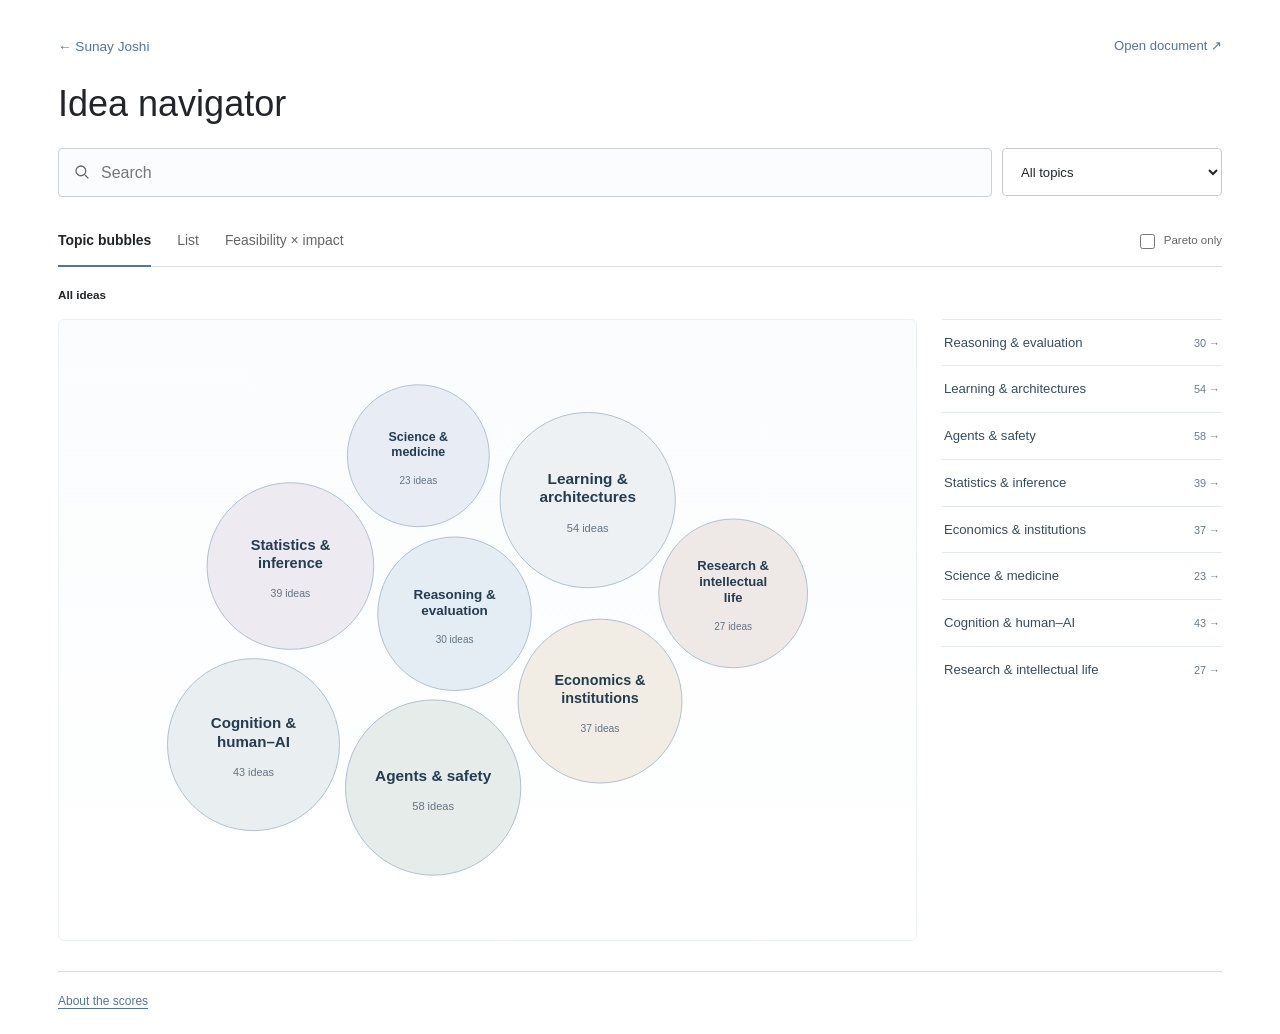
<file: ideas/index.html>
<!doctype html>
<html lang="en">
<head>
  <meta charset="utf-8">
  <meta name="viewport" content="width=device-width, initial-scale=1">
  <meta name="robots" content="noindex, nofollow, noarchive">
  <meta name="referrer" content="no-referrer">
  <meta name="description" content="Explore Sunay Storage by topic, search research questions, and compare feasibility and impact.">
  <meta name="theme-color" content="#ffffff">
  <title>Idea navigator · Sunay Joshi</title>
  <link rel="icon" href="/images/favicon.ico?v=upenn">
  <link rel="stylesheet" href="styles.css?v=20261111e">
  <link rel="stylesheet" href="pareto.css?v=20261111e">
  <script type="module" src="app.js?v=20261124"></script>
</head>
<body>
  <a class="skip-link" href="#explore">Skip to ideas</a>
  <main>
    <header>
      <nav class="header-links" aria-label="Page links"><a class="home-link" href="/">← Sunay Joshi</a><a class="source-link" href="https://www.overleaf.com/project/679049496c769f29fefd3f44" target="_blank" rel="noopener noreferrer">Open document ↗</a></nav>
      <div class="title-row"><h1>Idea navigator</h1></div>
    </header>
    <section class="controls" aria-label="Search and filter ideas">
      <div class="search-wrap">
        <svg viewBox="0 0 24 24" aria-hidden="true"><circle cx="10.5" cy="10.5" r="6.5"></circle><path d="m16 16 4.5 4.5"></path></svg>
        <label for="search" class="sr-only">Search ideas</label>
        <input type="search" id="search" placeholder="Search" autocomplete="off" spellcheck="false" aria-describedby="search-status">
        <button id="clear" type="button" hidden aria-label="Clear search">×</button>
      </div>
      <label for="topic" class="sr-only">Topic collection</label><select id="topic"><option value="all">All topics</option></select>
    </section>
    <div class="search-guidance"><p id="search-status" class="sr-only" role="status">Search by meaning, words, or an idea ID.</p><button class="text-button" id="reset-filters" type="button" hidden>Reset filters</button></div>
    <section id="explore" tabindex="-1">
      <div class="view-bar">
        <div class="view-tabs" role="tablist" aria-label="Explore ideas">
          <button id="tab-bubbles" type="button" role="tab" data-view="bubbles" aria-controls="bubbles-panel" aria-selected="true">Topic bubbles</button>
          <button id="tab-list" type="button" role="tab" data-view="list" aria-controls="list-panel" aria-selected="false" tabindex="-1">List</button>
          <button id="tab-pareto" type="button" role="tab" data-view="pareto" aria-controls="pareto-panel" aria-selected="false" tabindex="-1">Feasibility × impact</button>
        </div>
        <label class="pareto-filter"><input type="checkbox" id="pareto-only"> Pareto only</label>
      </div>
      <div class="navigation-line"><nav id="breadcrumbs" aria-label="Topic path"></nav><p id="count" class="sr-only" role="status" aria-live="polite">Loading ideas…</p></div>
      <section id="bubbles-panel" role="tabpanel" aria-labelledby="tab-bubbles"><div id="bubbles-chart"></div></section>
      <section id="pareto-panel" role="tabpanel" aria-labelledby="tab-pareto" hidden><div id="pareto-chart"></div></section>
      <section id="list-panel" role="tabpanel" aria-labelledby="tab-list" hidden>
        <div class="list-toolbar"><label for="sort">Sort by</label><select id="sort"><option value="relevance">Relevance</option><option value="document">Document order</option><option value="feasibility">Feasibility: high to low</option><option value="impact">Impact: high to low</option><option value="product">Impact × feasibility: high to low</option></select></div>
        <div class="column-labels" aria-hidden="true"><span>IDEA</span><span>FEASIBILITY</span><span>IMPACT</span></div>
        <section id="ideas" aria-label="Research ideas"></section>
      </section>
      <div id="empty" hidden><h2>No matching ideas</h2><p>Try a broader question or clear the topic filter.</p><button id="reset" type="button">Reset search and filters</button></div>
    </section>
    <details class="rubric"><summary>About the scores</summary><div id="rubric-body"></div></details>
    <noscript><p>This navigator needs JavaScript for search and visualizations. <a href="https://www.overleaf.com/project/679049496c769f29fefd3f44">Read the original document.</a></p></noscript>
  </main>
  <dialog id="idea-dialog" aria-labelledby="dialog-title"><div class="dialog-toolbar"><span id="dialog-id"></span><a id="visibility-control" target="_blank" rel="noopener noreferrer" aria-label="Hide or show this idea (opens private settings)">Hide / show</a><button id="copy-link" type="button">Copy link</button><button id="close-dialog" type="button" aria-label="Close idea">Close ×</button></div><h2 id="dialog-title"></h2><div id="dialog-scores"></div><div id="dialog-body"></div></dialog>
</body>
</html>
</file>
<file: ideas/styles.css>
:root{color-scheme:light;--paper:#fff;--ink:#212529;--muted:#666;--line:#ddd;--accent:#52769a;--blue:#3f607f;--focus:#005fcc;--font-sans:-apple-system,BlinkMacSystemFont,"Segoe UI",Roboto,"Helvetica Neue",Arial,sans-serif;font-family:var(--font-sans);font-size:16px;line-height:1.55}
*{box-sizing:border-box}body{margin:0;background:var(--paper);color:var(--ink)}main{max-width:1280px;margin:0 auto;padding:42px 38px 24px}a{color:var(--accent);text-underline-offset:3px}button,input,select{font:inherit}button,summary,select{cursor:pointer}button{color:var(--ink)}[hidden]{display:none!important}:focus-visible{outline:2px solid var(--focus);outline-offset:4px}.header-links{display:flex;align-items:center;justify-content:space-between;gap:20px;margin-bottom:24px}.source-link{margin-left:auto;font-size:.82rem;letter-spacing:0;font-weight:500;text-decoration:none}.source-link:hover{text-decoration:underline}h1{font:500 32px/1.25 var(--font-sans);letter-spacing:0;margin:0 0 10px}.intro{color:#555;margin:0 0 20px;font-size:1rem}.legend{max-width:900px;font-size:.88rem;line-height:1.8;margin-bottom:4px;color:var(--muted)}.legend strong{font-weight:600;color:var(--ink)}.legend strong+strong{margin-left:12px}.rubric{font-size:.82rem;margin:4px 0 26px;color:var(--muted)}.rubric>summary{display:inline-block;list-style:none;color:var(--accent);text-decoration:underline;text-underline-offset:3px}.rubric>summary::-webkit-details-marker{display:none}.rubric>summary span{color:var(--muted);margin-left:4px;text-decoration:none}.rubric[open]{max-width:900px}#rubric-body{padding-top:12px}.rubric p{margin:8px 0}.rubric table{border-collapse:collapse;width:100%;margin:14px 0;font-size:.8rem}.rubric th,.rubric td{border-bottom:1px solid var(--line);text-align:left;padding:9px;vertical-align:top}.rubric th{color:var(--ink)}.rubric td:first-child{font-weight:650;color:var(--accent)}.controls{position:sticky;top:0;z-index:2;background:var(--paper);display:flex;gap:12px;padding:13px 0;box-shadow:none}.search-wrap{position:relative;flex:1;min-width:0}.search-wrap svg{width:18px;height:18px;position:absolute;left:15px;top:15px;stroke:var(--muted);fill:none;stroke-width:1.7}.search-wrap input{appearance:none;width:100%;border:1px solid #ccc;background:#fff;border-radius:4px;height:48px;padding:10px 42px;color:var(--ink)}.search-wrap input:focus{border-color:var(--accent)}input::-webkit-search-cancel-button{display:none}input::placeholder{color:#777}.search-wrap button{position:absolute;right:8px;top:6px;width:36px;height:36px;border:0;border-radius:4px;background:transparent;font-size:25px;color:var(--muted)}.search-wrap button:hover{background:#f3f3f3}select{height:48px;width:235px;max-width:100%;border:1px solid #ccc;border-radius:4px;padding:0 32px 0 14px;background:#fff;color:var(--ink);font-size:.88rem}.list-meta{display:flex;justify-content:space-between;align-items:center;gap:10px;color:var(--muted);font-size:.78rem;margin:11px 0 9px}.list-meta p{margin:0}.snapshot{white-space:nowrap}.column-labels{display:grid;grid-template-columns:minmax(0,1fr) 96px 96px;gap:8px;padding:11px 20px 11px 0;font-size:.65rem;letter-spacing:.08em;color:var(--muted);border-bottom:1px solid #ccc}.column-labels span:not(:first-child){text-align:center}.idea{border-bottom:1px solid var(--line);scroll-margin-top:85px}.idea>summary{display:grid;grid-template-columns:minmax(0,1fr) 96px 96px;gap:8px;align-items:center;padding:19px 20px 19px 0;list-style:none;min-height:78px;border-radius:4px}.idea>summary::-webkit-details-marker{display:none}.idea>summary:hover{background:#f5f5f5}.idea[open]>summary{padding-bottom:16px;background:transparent}.idea-heading{display:grid;grid-template-columns:17px 48px minmax(0,1fr);gap:10px;align-items:baseline;min-width:0}.chevron{font-size:0;color:#666;display:inline-block;width:17px}.chevron::before{content:"+";font-size:16px;font-weight:600}.idea[open] .chevron::before{content:"−"}.idea-id{font-variant-numeric:tabular-nums;font-family:inherit;font-size:.77rem;color:var(--muted)}.idea-title{font-size:1rem;font-weight:520;line-height:1.45;overflow-wrap:anywhere}.score{justify-self:center;font-variant-numeric:tabular-nums;display:inline-flex;align-items:baseline;justify-content:center;position:relative;min-width:56px;padding:5px 8px;border-radius:4px;background:#edf2f7;color:var(--accent);font-weight:650;font-size:1.05rem}.score.impact{background:#f1f3f5;color:var(--blue)}.score small{font-size:.72rem;font-weight:400;opacity:.75;margin-left:2px}.score.na{background:transparent;color:#777;font-size:.88rem;font-weight:400}.score sup{position:absolute;right:-7px;top:0;font-weight:450;font-size:.8rem;color:var(--muted)}.idea-body{padding:0 20px 27px 85px;max-width:930px}.context{font-size:.75rem;color:var(--muted);margin:0 0 16px}.context a{margin-right:9px}.original{font-family:inherit;font-size:1rem;line-height:1.65;margin:12px 0 24px;overflow-wrap:anywhere}.original p{margin:0 0 14px}.original h1,.original h2,.original h3,.original h4,.original h5,.original h6{font:500 1.05rem/1.5 var(--font-sans);letter-spacing:0;margin:20px 0 8px}.original ul,.original ol{padding-left:22px}.original pre{white-space:pre-wrap}.original table{display:block;max-width:100%;overflow-x:auto;border-collapse:collapse}.original td,.original th{padding:7px;border-bottom:1px solid var(--line)}math[display=block]{display:block;overflow-x:auto;margin:14px 0;max-width:100%}.assessment{border-top:1px solid var(--line);padding-top:4px;font-size:.88rem}.assessment h3{margin:0 0 5px;font-size:.72rem;text-transform:uppercase;letter-spacing:.08em;color:var(--muted);font-weight:600}.assessment p{margin:0 0 16px}.assessment .reason-label{font-weight:650;color:var(--ink)}.references{font-size:.78rem;color:var(--muted);border-top:1px solid var(--line)}.references ul{padding-left:19px;margin:8px 0}.references li{margin-bottom:10px;overflow-wrap:anywhere}.references li p{margin:4px 0}.source-note{font-size:.75rem;color:var(--muted);margin-top:18px;overflow-wrap:anywhere}.related{font-size:.78rem;color:var(--muted);margin-top:14px}.related a{margin-left:7px}.tag{font-size:.72rem;color:var(--muted)}#empty{text-align:center;padding:68px 15px 100px}#empty h2{font:500 24px var(--font-sans);margin:0 0 8px}#empty p{color:var(--muted)}#empty button{padding:8px 15px;border:1px solid #ccc;border-radius:4px;background:#fff;color:var(--accent)}footer{font-size:.72rem;color:var(--muted);padding:24px 0 10px;display:flex;justify-content:space-between;gap:12px}.sr-only{position:absolute;width:1px;height:1px;margin:-1px;padding:0;overflow:hidden;clip:rect(0,0,0,0);white-space:nowrap;border:0}.skip-link{position:absolute;top:-60px;left:20px;padding:10px;background:white;z-index:5}.skip-link:focus{top:10px}
@media(max-width:640px){main{padding:25px 17px 20px}.source-link{font-size:.75rem}h1{font-size:28px}.legend{font-size:.82rem}.controls{flex-wrap:wrap;gap:8px}.search-wrap{flex-basis:100%}select{width:100%;height:42px}.snapshot{font-size:.67rem}.list-meta{font-size:.7rem;margin-top:10px}.column-labels,.idea>summary{grid-template-columns:minmax(0,1fr) 57px 57px;gap:4px;padding-right:0}.column-labels{font-size:.63rem;letter-spacing:0}.idea>summary{padding-top:16px;padding-bottom:16px}.idea-heading{grid-template-columns:10px minmax(0,1fr);column-gap:7px;row-gap:2px}.chevron{grid-row:1/3;align-self:center}.idea-id{grid-column:2;font-size:.69rem}.idea-title{grid-column:2;font-size:.91rem}.score{min-width:40px;padding:4px 5px;font-size:.95rem}.score small{font-size:.61rem}.score sup{right:-3px}.idea-body{padding:0 0 22px 17px}.original{font-size:1rem}.assessment{font-size:.84rem}.idea{scroll-margin-top:136px}.rubric table{font-size:.72rem}.rubric td,.rubric th{padding:6px 4px}footer{flex-direction:column;gap:3px}}
@media(prefers-reduced-motion:reduce){*{transition:none!important;scroll-behavior:auto!important}}
.view-controls{display:flex;align-items:center;flex-wrap:wrap;gap:12px 22px;margin:16px 0 22px;font-size:.82rem;color:var(--muted)}.view-controls label{display:flex;gap:7px;align-items:center;cursor:pointer;color:var(--ink)}.view-controls input{accent-color:var(--accent);width:16px;height:16px}.view-controls>span{margin-left:auto;font-size:.76rem}#pareto-panel{padding:4px 0 24px;margin-bottom:10px;border-bottom:1px solid var(--line)}#pareto-heading{font:500 24px var(--font-sans);margin:0 0 7px}.pareto-description{font-size:.82rem;max-width:780px;color:var(--muted);margin:0 0 15px}.frontier-tag{display:inline-block;margin-left:9px;padding:1px 6px;border:1px solid #a8bbcc;border-radius:3px;color:var(--accent);font-size:.64rem;font-weight:500;vertical-align:middle;white-space:nowrap}.score-breakdown{border-top:1px solid var(--line);margin:12px 0 6px}.breakdown-grid{display:grid;grid-template-columns:1fr 1fr;gap:20px;margin:12px 0}.breakdown-grid h4{margin:0 0 8px;font-size:.83rem}.breakdown-grid table{width:100%;border-collapse:collapse;font-size:.75rem}.breakdown-grid th,.breakdown-grid td{text-align:left;padding:5px 4px;border-bottom:1px solid var(--line)}.breakdown-grid th{font-weight:500;color:var(--muted)}.breakdown-grid td:not(:first-child),.breakdown-grid th:not(:first-child){text-align:right}.component-note{color:var(--muted);font-size:.76rem}.score{min-width:62px}.score small{font-size:.65rem}
@media(max-width:640px){.view-controls{gap:9px 20px}.view-controls>span{margin-left:0;flex-basis:100%}.breakdown-grid{grid-template-columns:1fr;gap:12px}.score{min-width:47px;padding:5px 4px;font-size:.9rem}.score small{font-size:.58rem}.score sup{right:-3px}.frontier-tag{font-size:.6rem;margin-left:5px}}

.home-link{display:inline-block;font-size:.85rem;color:var(--accent);text-decoration:none}.home-link:hover{text-decoration:underline}
/* One type family, restrained blue, and open spacing across every view. */
main{max-width:1240px;padding-top:36px}.title-row{display:flex;align-items:baseline;justify-content:space-between;gap:20px}.eyebrow{font-size:.65rem;letter-spacing:.14em;color:var(--muted);margin:0 0 8px}.title-row h1{font-size:36px}.snapshot{font-size:.7rem;color:var(--muted)}.intro{margin:8px 0 23px}.controls{position:relative;z-index:1;padding:0;gap:10px}.controls select{width:220px;font-size:.82rem}.search-wrap input{height:49px;background:#fbfcfd;border-color:#c9d2da}.search-guidance{display:flex;justify-content:space-between;gap:15px;margin:7px 0 12px;font-size:.72rem;color:var(--muted)}.search-guidance p{margin:0}.text-button{padding:0;background:none;border:0;font-size:inherit;color:var(--accent);text-decoration:underline;text-underline-offset:3px}.topic-chips{display:flex;gap:8px;flex-wrap:wrap;margin:0 0 25px}.topic-chips button{background:#fff;border:1px solid #dce3e9;color:#52687b;border-radius:20px;padding:5px 12px;font-size:.72rem}.topic-chips button:hover{background:#f2f6f9;border-color:#a5b8c9}.view-bar{display:flex;align-items:center;justify-content:space-between;gap:16px;border-bottom:1px solid var(--line);margin-top:26px}.view-tabs{display:flex;gap:26px}.view-tabs button{background:transparent;border:0;border-bottom:2px solid transparent;padding:13px 0;margin-bottom:-1px;color:var(--muted);font-size:.87rem;white-space:nowrap}.view-tabs button[aria-selected=true]{border-bottom-color:var(--accent);color:var(--ink);font-weight:600}.pareto-filter{font-size:.72rem;display:flex;align-items:center;gap:6px;color:var(--muted);white-space:nowrap}.pareto-filter input{accent-color:var(--accent);width:15px;height:15px}.navigation-line{display:flex;align-items:center;justify-content:space-between;gap:12px;margin:16px 0 12px}#breadcrumbs{display:flex;align-items:center;gap:8px;flex-wrap:wrap;font-size:.73rem;min-width:0}#breadcrumbs button{background:none;border:0;padding:3px 0;color:var(--accent);text-align:left}#breadcrumbs button[aria-current=page]{color:var(--ink);font-weight:600}.breadcrumb-separator{color:#b3bec8}.navigation-line #count{margin:0;font-size:.7rem;color:var(--muted);white-space:nowrap}.view-intro{font-size:.77rem;color:var(--muted);margin:0 0 10px}.view-intro span{color:#888}#bubbles-chart{display:grid;grid-template-columns:minmax(0,1fr) 280px;gap:25px;align-items:start;min-width:0}.bubble-canvas{min-width:0;background:linear-gradient(180deg,#fafcfd,white);border:1px solid #edf1f3;border-radius:6px}.bubble-svg{display:block;width:100%;height:auto;max-height:620px;overflow:visible}.topic-bubble{cursor:pointer;outline:none;animation:bubble-enter .3s ease-out}.topic-bubble circle{stroke:#afc2d1;stroke-width:1;transition:stroke .15s,fill .15s}.topic-bubble:hover circle,.topic-bubble:focus-visible circle{stroke:var(--accent);stroke-width:3}.topic-bubble:focus-visible circle{stroke:var(--focus);stroke-dasharray:4 3}.topic-bubble text{fill:#243c50;font-family:inherit;font-weight:600}.topic-bubble .bubble-count{fill:#627484;font-weight:400;font-variant-numeric:tabular-nums}.topic-bubble.is-dim{opacity:.2;cursor:default}.topic-bubble.is-leaf circle{fill:#f0f5f9}.bubble-directory{padding-top:0;min-width:0}.bubble-directory h3{font:500 21px/1.3 var(--font-sans);margin:0 0 6px}.bubble-directory-note{font-size:.72rem;color:var(--muted);margin:0 0 16px}.bubble-directory ul{margin:0;padding:0;list-style:none;max-height:515px;overflow-y:auto;overscroll-behavior:contain}.bubble-directory li{border-top:1px solid #e4e9ed}.bubble-directory button{width:100%;display:flex;justify-content:space-between;align-items:baseline;gap:12px;text-align:left;padding:13px 2px;background:none;border:0;color:#354d60;font-size:.82rem;line-height:1.5}.bubble-directory button:hover{color:var(--accent);background:#f7f9fa}.bubble-directory button:disabled{color:#a5adb5;cursor:default}.bubble-list-count{white-space:nowrap;font-size:.68rem;color:#687b8b;font-variant-numeric:tabular-nums}.bubble-list-leaf{font-size:.77rem!important}.bubble-list-leaf .bubble-list-count{font-family:inherit;font-variant-numeric:tabular-nums}.list-toolbar{display:flex;justify-content:space-between;align-items:center;gap:15px;margin:0 0 10px;font-size:.73rem;color:var(--muted)}.list-toolbar select{height:36px;font-size:.75rem;width:215px}.match-excerpt{display:block;font-size:.73rem;line-height:1.5;font-weight:400;color:var(--muted);margin-top:6px;max-width:740px}.rubric{margin:30px 0 12px;padding-top:20px;border-top:1px solid var(--line);font-size:.75rem}.archive-info{font-size:.73rem;color:var(--muted);margin:12px 0 0}.archive-info summary{color:var(--accent)}.archive-info p{max-width:700px}#archive-links{display:grid;grid-template-columns:1fr 1fr;gap:6px 20px;max-width:900px;margin:12px 0 20px}.archive-info a{text-decoration:none}.archive-info a:hover{text-decoration:underline}#pareto-panel{border:0;margin:0;padding:0}#pareto-panel>h2{font:500 25px var(--font-sans);margin:20px 0 8px}.pareto-view{margin-bottom:20px}footer{border-top:1px solid var(--line);margin-top:22px}.idea-dialog{color:var(--ink)}dialog{width:min(880px,calc(100vw - 28px));max-height:calc(100dvh - 50px);border:1px solid #d0dbe3;border-radius:7px;padding:27px 32px;box-shadow:0 20px 80px #142b4630;overscroll-behavior:contain;color:var(--ink)}dialog::backdrop{background:#1d304451;backdrop-filter:blur(2px)}.dialog-toolbar{display:flex;flex-wrap:wrap;gap:4px 8px;align-items:center;position:sticky;top:-28px;z-index:1;background:#fff;padding:4px 0 8px;margin:-3px 0 18px;font-size:.8rem}.dialog-toolbar>span{margin-right:auto;color:var(--muted);font-variant-numeric:tabular-nums}.dialog-toolbar button,.dialog-toolbar #visibility-control{display:inline-flex;align-items:center;justify-content:center;min-height:44px;min-width:44px;padding:8px 10px;border:0;border-radius:4px;background:transparent;color:var(--accent);font:inherit;line-height:1.4;text-decoration:none;white-space:nowrap;cursor:pointer}.dialog-toolbar button:hover,.dialog-toolbar #visibility-control:hover{background:#f3f6f8}#dialog-title{font:500 28px/1.35 var(--font-sans);margin:0 0 15px}#dialog-scores{display:flex;gap:12px;align-items:center;margin:0 0 20px}#dialog-scores>span:last-child:not(.score){font-size:.73rem;color:var(--muted)}#dialog-body .original{font-size:.95rem}#dialog-body .context{margin-top:15px}.archive-banner{font-size:.8rem;color:var(--muted);background:#f4f6f7;padding:10px 14px;margin:0}.score.na{font-size:.74rem;min-width:46px}#explore{scroll-margin-top:20px}.load-error{padding:40px 20px;color:var(--muted)}
@keyframes bubble-enter{from{opacity:.55}to{opacity:1}}
@media(max-width:850px){#bubbles-chart{grid-template-columns:minmax(0,1fr) 225px;gap:18px}.view-tabs{gap:20px}.view-tabs button{font-size:.8rem}.title-row h1{font-size:32px}.bubble-directory h3{font-size:19px}}
@media(max-width:640px){main{padding:24px 17px}.title-row{align-items:flex-start}.title-row .snapshot{max-width:90px;text-align:right;font-size:.65rem;margin-top:5px}.title-row h1{font-size:29px}.eyebrow{font-size:.6rem}.intro{font-size:.9rem;max-width:300px;margin-bottom:18px}.controls{gap:8px}.controls select{width:100%;height:39px}.search-wrap input{padding-left:39px;font-size:.82rem}.search-wrap svg{left:12px}.search-guidance{font-size:.67rem}.topic-chips{gap:6px;margin-bottom:18px}.topic-chips button{font-size:.66rem;padding:5px 9px}.view-bar{flex-wrap:wrap;gap:5px;margin-top:16px}.view-tabs{gap:19px;width:100%;justify-content:space-between}.view-tabs button{font-size:.77rem;padding:11px 0}.pareto-filter{font-size:.67rem;margin:5px 0 10px}.navigation-line{align-items:flex-start;flex-direction:column;gap:6px;margin:12px 0}#breadcrumbs{font-size:.68rem;gap:6px}.navigation-line #count{font-size:.65rem}.view-intro{font-size:.7rem}.view-intro span{display:block;margin-top:3px}#bubbles-chart{grid-template-columns:1fr;gap:12px}.bubble-svg{max-height:390px}.bubble-directory{padding-top:4px}.bubble-directory h3{font-size:21px}.bubble-directory-note{margin-bottom:9px}.bubble-directory ul{max-height:none}.bubble-directory button{padding:12px 3px;font-size:.85rem}.list-toolbar{align-items:flex-start;flex-direction:column;gap:8px;font-size:.68rem}.list-toolbar select{width:100%}#archive-links{grid-template-columns:1fr}.match-excerpt{font-size:.7rem}.score.na{font-size:.66rem}dialog{padding:19px 18px;max-height:calc(100dvh - 24px)}.dialog-toolbar{display:grid;grid-template-columns:repeat(3,minmax(0,1fr));gap:2px 4px;font-size:.8rem}.dialog-toolbar>span{grid-column:1/-1}.dialog-toolbar button,.dialog-toolbar #visibility-control{padding:8px 4px;white-space:normal;overflow-wrap:anywhere}#dialog-title{font-size:23px}.rubric{margin-top:23px}.view-tabs button:last-child{font-size:.73rem}}
@media(prefers-reduced-motion:reduce){.topic-bubble{animation:none}}
.detail-tags{display:flex;flex-wrap:wrap;gap:6px;margin:0 0 17px}.detail-tags button{font-size:.68rem;padding:4px 8px;border:1px solid #dae3eb;border-radius:3px;color:var(--accent);background:#f8fafc}.detail-tags button:hover{background:#edf3f8}
@media(max-width:640px){.dialog-toolbar{top:-19px}}
.chevron{font-size:20px;line-height:1;transform-origin:40% 50%;transition:transform .15s}.chevron::before,.idea[open] .chevron::before{content:none}.idea[open] .chevron{transform:rotate(90deg)}
/* Keep narrow layouts and the animated zoom inside their own containers. */
.title-row>div{min-width:0}.bubble-canvas{overflow:hidden}
@media(max-width:640px){.title-row .snapshot{white-space:normal;flex:0 0 80px;overflow-wrap:anywhere}.view-tabs{min-width:0}.bubble-directory button>span:first-child{min-width:0;overflow-wrap:anywhere}.dialog-toolbar>span{min-width:0;overflow-wrap:anywhere}#breadcrumbs button{max-width:100%;overflow-wrap:anywhere}}

/* Keep the controls close to the content; explanatory detail lives in disclosures. */
.title-row{margin-bottom:22px}.title-row h1{margin:0}.search-guidance{justify-content:flex-end;margin:0}.search-guidance .sr-only{margin:-1px}.search-guidance>button{margin-top:7px}.view-bar{margin-top:20px}.list-toolbar{justify-content:flex-end;gap:9px}.list-toolbar label{white-space:nowrap}.list-toolbar select{width:250px}.rubric{margin-bottom:0}
@media(max-width:640px){.title-row{margin-bottom:18px}.view-bar{margin-top:14px}.list-toolbar{flex-direction:row;align-items:center}.list-toolbar select{flex:1;min-width:0;width:auto}}

.assessment-disclosure{margin:0 0 4px}.assessment-disclosure>summary,.references>summary,.score-breakdown>summary{min-height:44px;padding:10px 0;font-size:.83rem;font-weight:500;line-height:1.55;color:var(--accent)}.assessment-disclosure>p{margin:4px 0 14px}
</file>
<file: ideas/pareto.css>
.pareto-view{container:pareto / inline-size;border:1px solid var(--line,#ddd);border-radius:4px;background:#fff;margin:16px 0 28px;padding:24px;min-width:0}
.pareto-top{display:flex;align-items:center;justify-content:space-between;gap:14px;flex-wrap:wrap;margin-bottom:17px}.pareto-heading{font:500 24px var(--font-sans);letter-spacing:0;margin:0}.pareto-count{font-size:.83rem;color:var(--muted,#666);margin:0}.pareto-explanation{font-size:.86rem;color:var(--muted,#666);margin:10px 0 15px;max-width:900px}.pareto-scale-controls{display:inline-flex;gap:2px;border:1px solid #d5d5d5;border-radius:4px;padding:3px;background:#f5f5f5}.pareto-scale-controls button{font:inherit;font-size:.8rem;line-height:1.2;padding:9px 13px;border:0;background:transparent;border-radius:3px;color:var(--muted,#666);cursor:pointer;white-space:nowrap}.pareto-scale-controls button[aria-pressed=true]{background:#fff;color:var(--accent,#365a7b);box-shadow:none;font-weight:600}.pareto-scale-controls button:hover{color:var(--accent,#365a7b)}
.pareto-legend{display:flex;flex-wrap:wrap;gap:10px 22px;color:var(--muted,#666);font-size:.8rem;margin-bottom:12px}.pareto-legend-item{display:inline-flex;align-items:center;gap:7px}.pareto-legend i{display:inline-block;border-radius:50%;height:10px;width:10px;background:#9bb7cf;border:1px solid #7799b8}.pareto-legend i.frontier{background:#365a7b;border-color:#365a7b;box-shadow:0 0 0 3px #e7eef5}.pareto-legend i.dim{background:#eee;border-color:#ccc}
.pareto-workspace{display:grid;grid-template-columns:minmax(0,1fr);gap:22px;align-items:start}.pareto-chart{width:100%;min-width:0}.pareto-svg{display:block;width:100%;overflow:visible;touch-action:pan-y}.pareto-plot-background{fill:#fff;stroke:#ddd;stroke-width:1}.pareto-grid{stroke:#eee;stroke-width:1}.pareto-tick{font:13px var(--font-sans);fill:#666}.pareto-axis-label{font:14px var(--font-sans);font-weight:600;fill:#333}.pareto-axis-ranges{font-size:.74rem;color:var(--muted,#666);margin:0 0 0 65px;line-height:1.5}.pareto-frontier-line{stroke:#52769a;stroke-width:2;stroke-dasharray:5 5;fill:none;opacity:.85;pointer-events:none}.pareto-point{cursor:pointer;outline:none}.pareto-hit{fill:transparent;stroke:none}.pareto-dot{fill:#9bb7cf;fill-opacity:.78;stroke:#7799b8;stroke-width:1}.pareto-halo{fill:#e7eef5;stroke:none;pointer-events:none}.pareto-point.frontier .pareto-dot{fill:#365a7b;fill-opacity:1;stroke:#294966;stroke-width:1.5}.pareto-point.dim{opacity:.2}.pareto-point.selected,.pareto-point:focus-visible{opacity:1}.pareto-point.selected .pareto-dot,.pareto-point:focus-visible .pareto-dot{stroke:#1e3f5d;stroke-width:3}.pareto-point:focus-visible .pareto-hit{stroke:#005fcc;stroke-width:2;stroke-dasharray:2 2}.pareto-marker-count{font:10px var(--font-sans);font-weight:650;fill:#fff;pointer-events:none}
.pareto-selection{display:flex;flex-direction:column;align-items:stretch;border:1px solid #ddd;border-radius:4px;background:#fafafa;padding:19px;min-height:150px;min-width:0}.pareto-selection-head{display:flex;justify-content:space-between;align-items:baseline;gap:12px;margin-bottom:13px}.pareto-selection h3{font-size:.95rem;font-weight:600;margin:0;color:var(--ink,#212529)}.pareto-clear{background:transparent;border:none;padding:2px 0;text-decoration:underline;text-underline-offset:3px;font-size:.72rem;color:var(--muted,#666);white-space:nowrap;cursor:pointer}.pareto-selection-status{font-size:.8rem;line-height:1.55;color:var(--muted,#666);margin:9px 0 15px}.pareto-selection-scores{display:grid;grid-template-columns:1fr 1fr;gap:14px;margin-bottom:15px}.pareto-selection-scores>div{border-left:2px solid #afc2d3;padding-left:11px}.pareto-selection-scores>div+div{border-color:#c3ccd4}.pareto-selection-scores span{display:block;font-size:.72rem;color:var(--muted,#666);margin-bottom:3px}.pareto-selection-scores strong{font-size:1.8rem;line-height:1.15;font-weight:550;letter-spacing:-.6px;color:var(--accent,#365a7b);font-variant-numeric:tabular-nums}.pareto-selection-scores>div+div strong{color:#3f607f}.pareto-status-badge{align-self:flex-start;font-size:.7rem;font-weight:550;padding:4px 8px;border-radius:4px;background:#eee;color:#666}.pareto-status-badge.optimal{background:#e7eef5;color:#365a7b}.pareto-point-list{list-style:none;padding:0;margin:0;max-height:300px;overflow-y:auto;overscroll-behavior:contain}.pareto-point-list li{margin:0;padding:0;border-top:1px solid #ddd}.pareto-open{display:flex;flex-direction:column;align-items:stretch;gap:5px;text-align:left;width:100%;background:transparent;border:0;border-radius:4px;padding:12px 7px;color:var(--ink,#212529);font:inherit;cursor:pointer}.pareto-open:hover{background:#f0f2f4}.pareto-open-meta{display:flex;align-items:baseline;justify-content:space-between;gap:8px}.pareto-open-id{font-size:.75rem;font-variant-numeric:tabular-nums;color:var(--muted,#666)}.pareto-open-scores{font-size:.71rem;color:var(--muted,#666);font-variant-numeric:tabular-nums}.pareto-open-title{font-size:.85rem;line-height:1.5}.pareto-outside{font-size:.67rem;color:var(--muted,#666)}.pareto-note{font-size:.76rem;line-height:1.6;color:var(--muted,#666);margin:20px 0 0;max-width:930px}
@container pareto (min-width:1100px){.pareto-workspace{grid-template-columns:minmax(0,1fr) 280px;gap:25px}.pareto-selection{margin-top:30px;max-height:710px;min-height:440px}.pareto-point-list{max-height:570px}.pareto-selection-head{gap:8px}.pareto-selection h3{font-size:.92rem}.pareto-clear{font-size:.68rem}}
@media(max-width:640px){.pareto-view{padding:16px 10px;border-radius:4px}.pareto-heading{font-size:24px}.pareto-top{gap:12px;margin:0 5px 17px}.pareto-count{font-size:.76rem;line-height:1.5}.pareto-scale-controls{width:100%}.pareto-scale-controls button{flex:1;font-size:.78rem;padding:10px 8px}.pareto-explanation{font-size:.8rem}.pareto-legend{gap:9px 15px;font-size:.71rem;margin:0 5px 8px}.pareto-legend i{height:8px;width:8px}.pareto-workspace{gap:17px}.pareto-axis-ranges{font-size:.69rem;margin-left:51px}.pareto-tick{font-size:11px}.pareto-axis-label{font-size:12px}.pareto-selection{padding:16px;margin:0 4px}.pareto-selection h3{font-size:.9rem}.pareto-selection-status{font-size:.78rem}.pareto-open-title{font-size:.82rem}.pareto-note{font-size:.7rem;margin:17px 5px 0}.pareto-clear{font-size:.69rem}}
</file>
